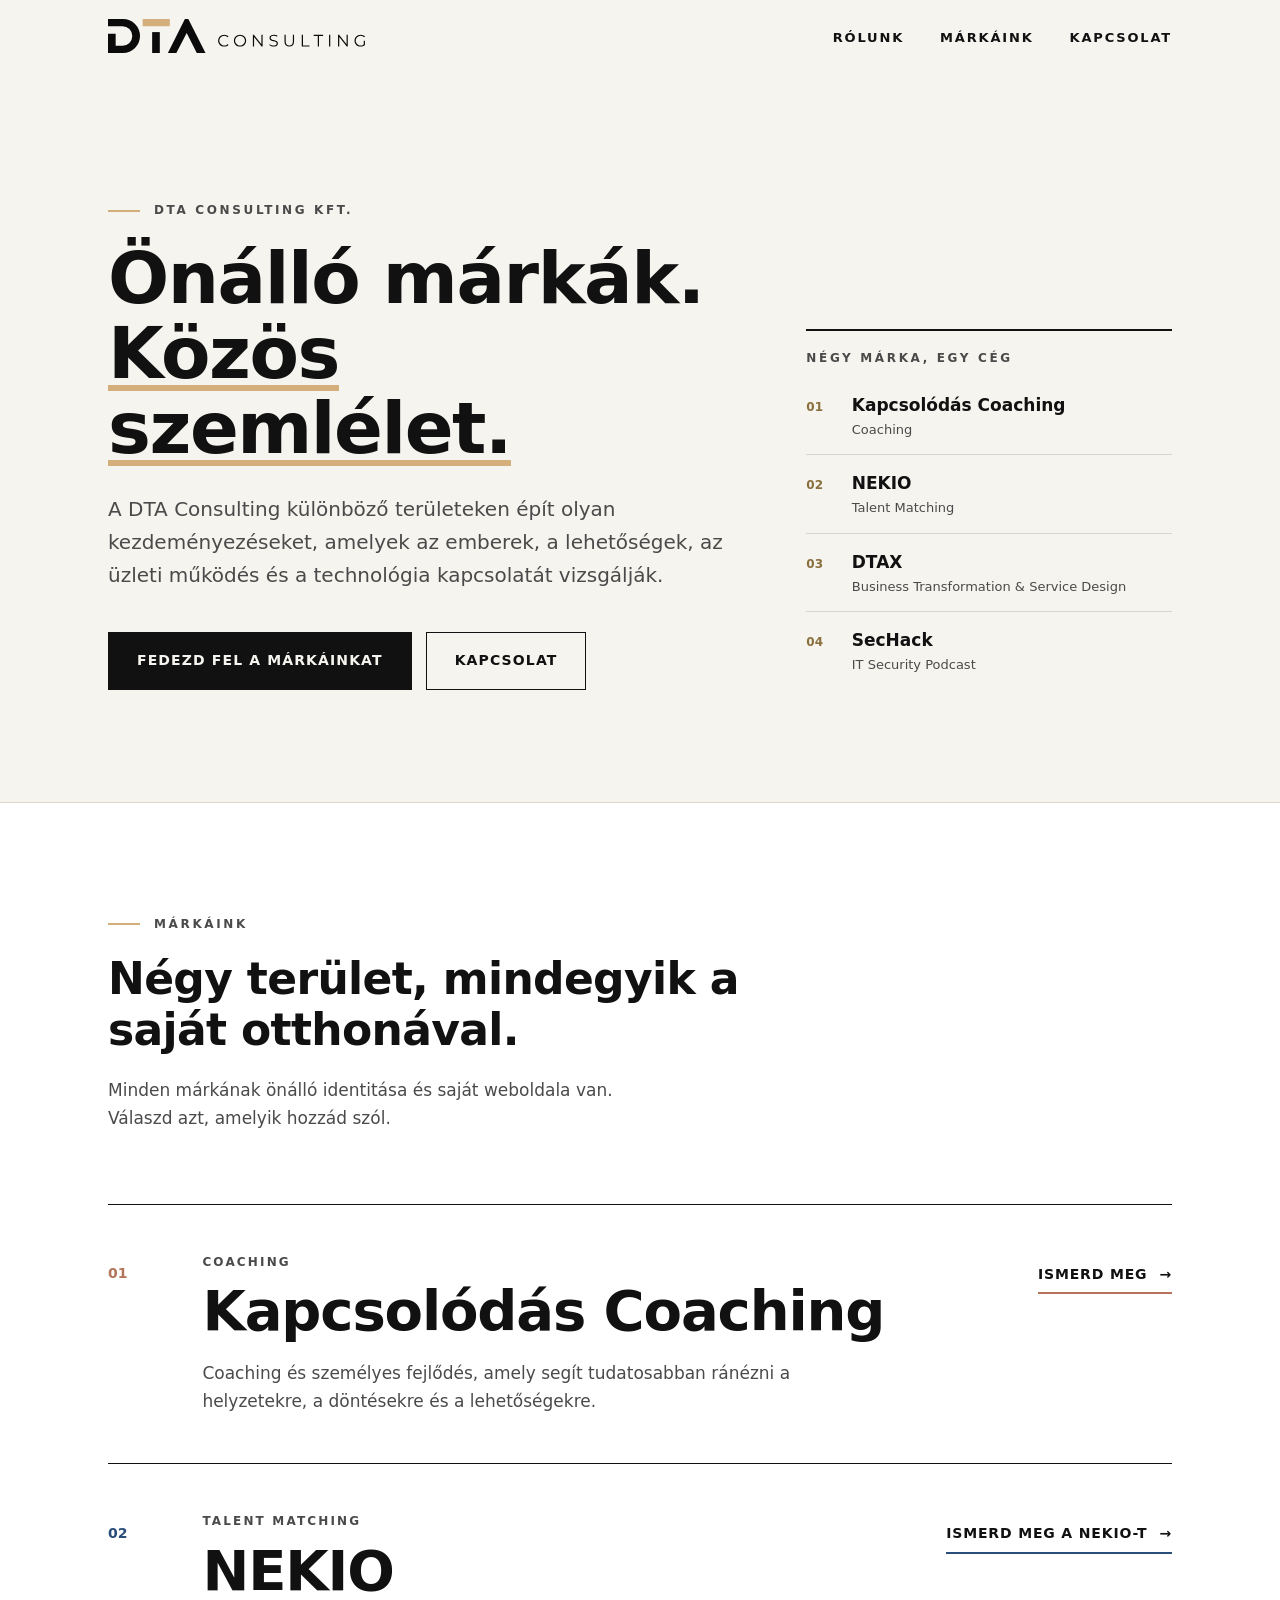
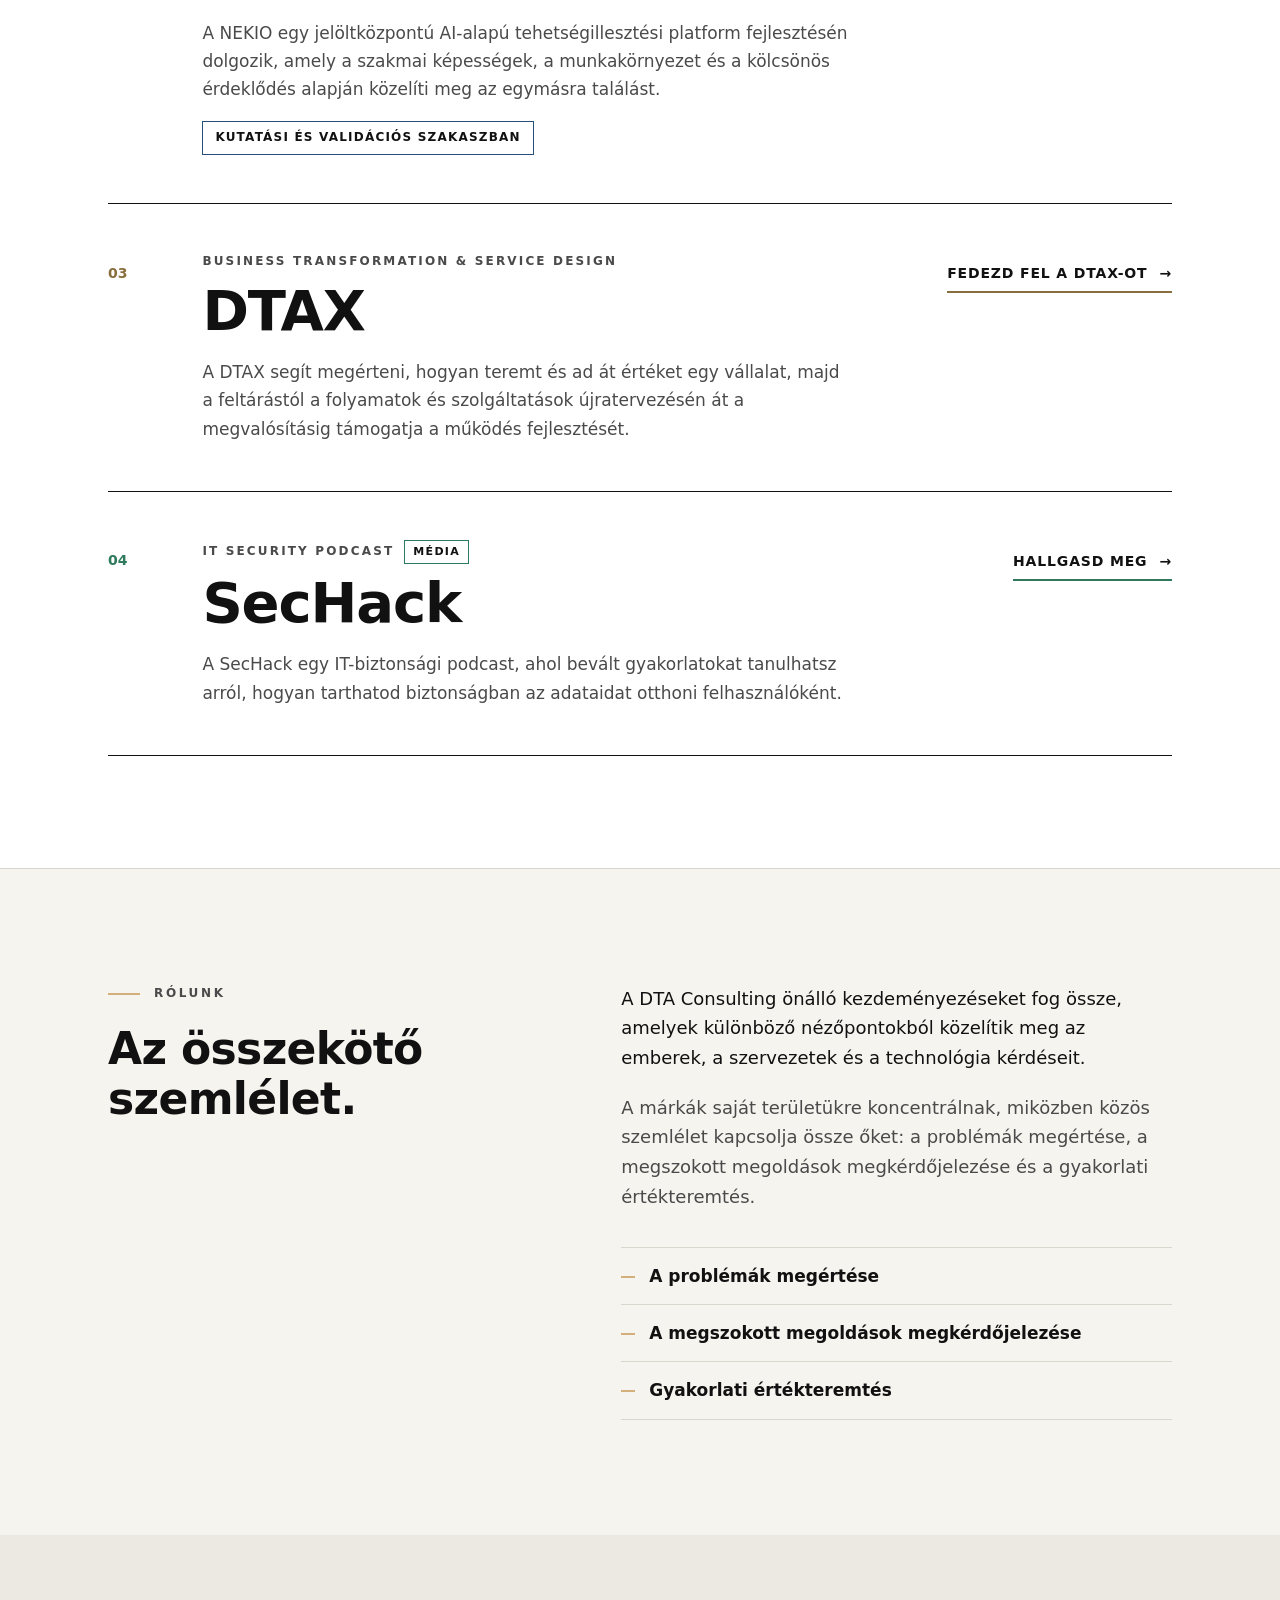
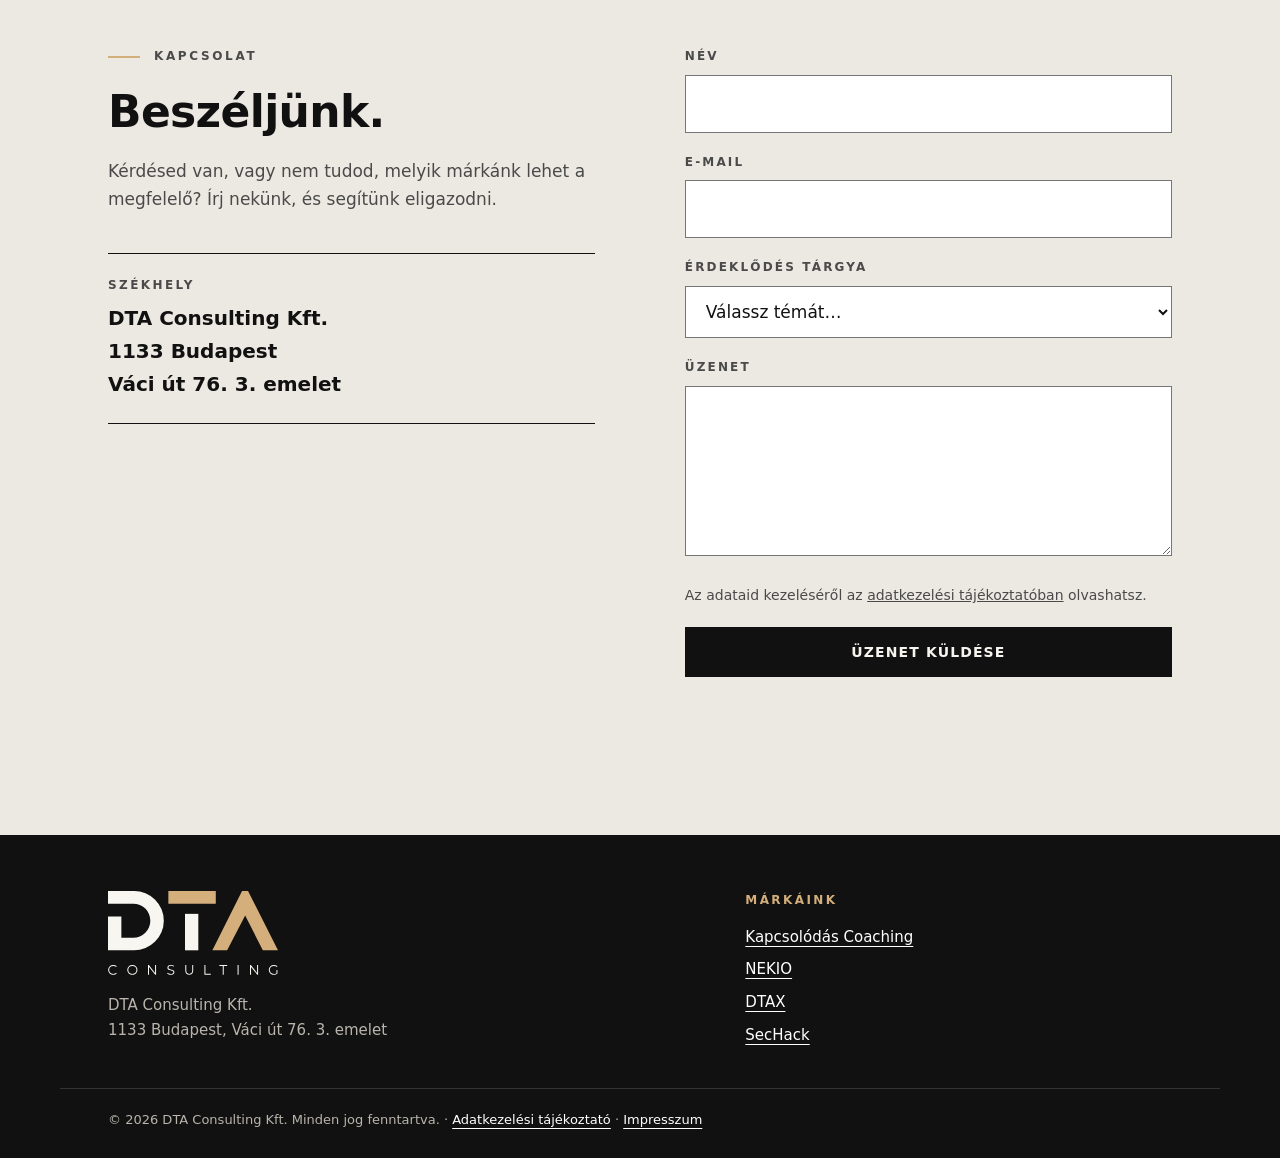
<file: index.html>
<!doctype html>
<html lang="hu">
<head>
  <meta charset="utf-8">
  <meta name="viewport" content="width=device-width, initial-scale=1">
  <title>DTA Consulting – Üzlet, emberek és technológia</title>
  <meta name="description" content="A DTA Consulting az az összefogó cég, amely mögött önálló márkák állnak: coaching, tehetségillesztés, üzleti transzformáció és szolgáltatástervezés, valamint IT-biztonsági tartalom.">
  <meta name="theme-color" content="#F6F4EF">
  <link rel="canonical" href="https://dta-consulting.hu/">
  <link rel="icon" href="assets/dta-icon.svg" type="image/svg+xml">
  <link rel="apple-touch-icon" href="assets/apple-touch-icon.png">

  <meta property="og:type" content="website">
  <meta property="og:locale" content="hu_HU">
  <meta property="og:site_name" content="DTA Consulting">
  <meta property="og:title" content="DTA Consulting – Üzlet, emberek és technológia">
  <meta property="og:description" content="Önálló márkák, közös szemlélet: coaching, tehetségillesztés, üzleti transzformáció és IT-biztonsági podcast egy közös cég alatt.">
  <meta property="og:url" content="https://dta-consulting.hu/">
  <meta property="og:image" content="https://dta-consulting.hu/assets/og-image.png">
  <meta property="og:image:width" content="1200">
  <meta property="og:image:height" content="630">
  <meta property="og:image:alt" content="DTA Consulting">
  <meta name="twitter:card" content="summary_large_image">

  <link rel="stylesheet" href="styles.css">
  <script type="application/ld+json">
{
  "@context": "https://schema.org",
  "@type": "Organization",
  "@id": "https://dta-consulting.hu/#org",
  "name": "DTA Consulting Kft.",
  "alternateName": "DTA Consulting",
  "url": "https://dta-consulting.hu/",
  "logo": "https://dta-consulting.hu/assets/apple-touch-icon.png",
  "address": {
    "@type": "PostalAddress",
    "streetAddress": "Váci út 76. 3. emelet",
    "postalCode": "1133",
    "addressLocality": "Budapest",
    "addressCountry": "HU"
  },
  "sameAs": [
    "https://www.linkedin.com/company/dta-consulting-ltd/"
  ],
  "subOrganization": [
    {
      "@type": "Organization",
      "name": "Kapcsolódás Coaching",
      "url": "https://kapcsolodascoaching.hu/"
    },
    {
      "@type": "Organization",
      "name": "NEKIO",
      "url": "https://nekio.app/"
    },
    {
      "@type": "Organization",
      "name": "DTAX",
      "url": "https://dtax.hu/"
    },
    {
      "@type": "Organization",
      "name": "SecHack",
      "url": "https://sechack.hu/"
    }
  ]
}
  </script>
</head>
<body>
  <a class="skip" href="#main">Ugrás a tartalomra</a>

  <header class="site-header" id="top">
    <div class="wrap header-inner">
      <a class="logo" href="#top" aria-label="DTA Consulting – oldal teteje">
        <img src="assets/dta-logo-horizontal.svg" alt="DTA Consulting" width="257" height="34">
      </a>

      <button class="nav-toggle" type="button" aria-expanded="false" aria-controls="site-nav">
        <span class="nav-toggle-label">Menü</span>
        <span class="nav-toggle-bars" aria-hidden="true"></span>
      </button>

      <nav class="site-nav" id="site-nav" aria-label="Főmenü">
        <ul>
          <li><a href="#rolunk">Rólunk</a></li>
          <li><a href="#markak">Márkáink</a></li>
          <li><a href="#kapcsolat">Kapcsolat</a></li>
        </ul>
      </nav>
    </div>
  </header>

  <main id="main">
    <!-- HERO -->
    <section class="hero" aria-labelledby="hero-title">
      <div class="wrap hero-grid">
        <div class="hero-copy">
          <p class="eyebrow">DTA Consulting Kft.</p>
          <h1 id="hero-title">Önálló márkák.<br><span class="underline-gold">Közös szemlélet.</span></h1>
          <p class="lead">A DTA Consulting különböző területeken épít olyan kezdeményezéseket, amelyek az emberek, a lehetőségek, az üzleti működés és a technológia kapcsolatát vizsgálják.</p>
          <div class="actions">
            <a class="btn btn-primary" href="#markak">Fedezd fel a márkáinkat</a>
            <a class="btn btn-ghost" href="#kapcsolat">Kapcsolat</a>
          </div>
        </div>

        <nav class="hero-index" aria-label="Márkák gyorsmenü">
          <p class="hero-index-title">Négy márka, egy cég</p>
          <ol>
            <li><a href="#kapcsolodas"><span class="n">01</span><span class="t">Kapcsolódás Coaching</span><span class="c">Coaching</span></a></li>
            <li><a href="#nekio"><span class="n">02</span><span class="t">NEKIO</span><span class="c">Talent Matching</span></a></li>
            <li><a href="#dtax"><span class="n">03</span><span class="t">DTAX</span><span class="c">Business Transformation &amp; Service Design</span></a></li>
            <li><a href="#sechack"><span class="n">04</span><span class="t">SecHack</span><span class="c">IT Security Podcast</span></a></li>
          </ol>
        </nav>
      </div>
    </section>

    <!-- BRANDS -->
    <section class="brands" id="markak" aria-labelledby="brands-title">
      <div class="wrap">
        <div class="section-head">
          <p class="eyebrow">Márkáink</p>
          <h2 id="brands-title">Négy terület, mindegyik a saját otthonával.</h2>
          <p class="section-intro">Minden márkának önálló identitása és saját weboldala van. Válaszd azt, amelyik hozzád szól.</p>
        </div>

        <ul class="brand-list">
          <li>
            <article class="brand" id="kapcsolodas" style="--accent:#B4745A" aria-labelledby="b1">
              <span class="brand-no" aria-hidden="true">01</span>
              <div class="brand-main">
                <p class="brand-cat">Coaching</p>
                <h3 id="b1">Kapcsolódás Coaching</h3>
                <p class="brand-desc">Coaching és személyes fejlődés, amely segít tudatosabban ránézni a helyzetekre, a döntésekre és a lehetőségekre.</p>
              </div>
              <div class="brand-links">
                <a class="brand-cta" href="https://kapcsolodascoaching.hu/">Ismerd meg<span class="arrow" aria-hidden="true">→</span></a>
              </div>
            </article>
          </li>

          <li>
            <article class="brand" id="nekio" style="--accent:#2A4E7A" aria-labelledby="b2">
              <span class="brand-no" aria-hidden="true">02</span>
              <div class="brand-main">
                <p class="brand-cat">Talent Matching</p>
                <h3 id="b2">NEKIO</h3>
                <p class="brand-desc">A NEKIO egy jelöltközpontú AI-alapú tehetségillesztési platform fejlesztésén dolgozik, amely a szakmai képességek, a munkakörnyezet és a kölcsönös érdeklődés alapján közelíti meg az egymásra találást.</p>
                <p class="brand-status">Kutatási és validációs szakaszban</p>
              </div>
              <div class="brand-links">
                <a class="brand-cta" href="https://nekio.app/">Ismerd meg a NEKIO-t<span class="arrow" aria-hidden="true">→</span></a>
              </div>
            </article>
          </li>

          <li>
            <article class="brand" id="dtax" style="--accent:#8A6F3E" aria-labelledby="b3">
              <span class="brand-no" aria-hidden="true">03</span>
              <div class="brand-main">
                <p class="brand-cat">Business Transformation &amp; Service Design</p>
                <h3 id="b3">DTAX</h3>
                <p class="brand-desc">A DTAX segít megérteni, hogyan teremt és ad át értéket egy vállalat, majd a feltárástól a folyamatok és szolgáltatások újratervezésén át a megvalósításig támogatja a működés fejlesztését.</p>
              </div>
              <div class="brand-links">
                <a class="brand-cta" href="https://dtax.hu/">Fedezd fel a DTAX-ot<span class="arrow" aria-hidden="true">→</span></a>
              </div>
            </article>
          </li>

          <li>
            <article class="brand brand-media" id="sechack" style="--accent:#2F7A5C" aria-labelledby="b4">
              <span class="brand-no" aria-hidden="true">04</span>
              <div class="brand-main">
                <p class="brand-cat">IT Security Podcast <span class="media-tag">Média</span></p>
                <h3 id="b4">SecHack</h3>
                <p class="brand-desc">A SecHack egy IT-biztonsági podcast, ahol bevált gyakorlatokat tanulhatsz arról, hogyan tarthatod biztonságban az adataidat otthoni felhasználóként.</p>
              </div>
              <div class="brand-links">
                <a class="brand-cta" href="https://sechack.hu/">Hallgasd meg<span class="visually-hidden">: SecHack podcast</span><span class="arrow" aria-hidden="true">→</span></a>
              </div>
            </article>
          </li>
        </ul>
      </div>
    </section>

    <!-- ABOUT -->
    <section class="about" id="rolunk" aria-labelledby="about-title">
      <div class="wrap about-grid">
        <div>
          <p class="eyebrow">Rólunk</p>
          <h2 id="about-title">Az összekötő szemlélet.</h2>
        </div>
        <div class="about-copy">
          <p>A DTA Consulting önálló kezdeményezéseket fog össze, amelyek különböző nézőpontokból közelítik meg az emberek, a szervezetek és a technológia kérdéseit.</p>
          <p>A márkák saját területükre koncentrálnak, miközben közös szemlélet kapcsolja össze őket: a problémák megértése, a megszokott megoldások megkérdőjelezése és a gyakorlati értékteremtés.</p>
          <ul class="principles">
            <li>A problémák megértése</li>
            <li>A megszokott megoldások megkérdőjelezése</li>
            <li>Gyakorlati értékteremtés</li>
          </ul>
        </div>
      </div>
    </section>

    <!-- CONTACT -->
    <section class="contact" id="kapcsolat" aria-labelledby="contact-title">
      <div class="wrap contact-grid">
        <div>
          <p class="eyebrow">Kapcsolat</p>
          <h2 id="contact-title">Beszéljünk.</h2>
          <p class="section-intro">Kérdésed van, vagy nem tudod, melyik márkánk lehet a megfelelő? Írj nekünk, és segítünk eligazodni.</p>
          <dl class="contact-details">
            <div>
              <dt>Székhely</dt>
              <dd><address>DTA Consulting Kft.<br>1133 Budapest<br>Váci út 76. 3. emelet</address></dd>
            </div>
          </dl>
        </div>

        <!-- Formspree: a végpont azonosítója az action címben van (formspree.io/f/...) -->
        <form class="form" id="contact-form" action="https://formspree.io/f/xeaenrgd" method="POST">
          <div class="field">
            <label for="f-name">Név</label>
            <input id="f-name" name="name" type="text" autocomplete="name" required>
          </div>
          <div class="field">
            <label for="f-email">E-mail</label>
            <input id="f-email" name="email" type="email" autocomplete="email" required>
          </div>
          <div class="field">
            <label for="f-topic">Érdeklődés tárgya</label>
            <select id="f-topic" name="topic" required>
              <option value="" disabled selected>Válassz témát…</option>
              <option>Általános kérdés</option>
              <option>Kapcsolódás Coaching</option>
              <option>NEKIO</option>
              <option>DTAX</option>
              <option>SecHack</option>
            </select>
          </div>
          <div class="field">
            <label for="f-message">Üzenet</label>
            <textarea id="f-message" name="message" rows="5" required></textarea>
          </div>
          <div class="hp" aria-hidden="true">
            <label>Ne töltsd ki <input type="text" name="_gotcha" tabindex="-1" autocomplete="off"></label>
          </div>
          <p class="form-note">Az adataid kezeléséről az <a href="adatkezelesi-tajekoztato.html">adatkezelési tájékoztatóban</a> olvashatsz.</p>
          <button class="btn btn-primary" type="submit">Üzenet küldése</button>
          <p class="form-status" id="form-status" role="status" aria-live="polite"></p>
        </form>
      </div>
    </section>
  </main>

  <footer class="site-footer">
    <div class="wrap footer-grid">
      <div class="footer-brand">
        <img class="footer-logo" src="assets/dta-logo-dark.svg" alt="DTA Consulting" width="170" height="84">
        <p class="footer-note">DTA Consulting Kft.<br>1133 Budapest, Váci út 76. 3. emelet</p>
      </div>
      <nav aria-label="Márkák">
        <p class="footer-title">Márkáink</p>
        <ul>
          <li><a href="https://kapcsolodascoaching.hu/">Kapcsolódás Coaching</a></li>
          <li><a href="https://nekio.app/">NEKIO</a></li>
          <li><a href="https://dtax.hu/">DTAX</a></li>
          <li><a href="https://sechack.hu/">SecHack</a></li>
        </ul>
      </nav>
    </div>
    <div class="wrap footer-bottom">
      <p>© <span id="year">2026</span> DTA Consulting Kft. Minden jog fenntartva. · <a href="adatkezelesi-tajekoztato.html">Adatkezelési tájékoztató</a> · <a href="impresszum.html">Impresszum</a></p>
    </div>
  </footer>

  <script src="script.js"></script>
</body>
</html>
</file>
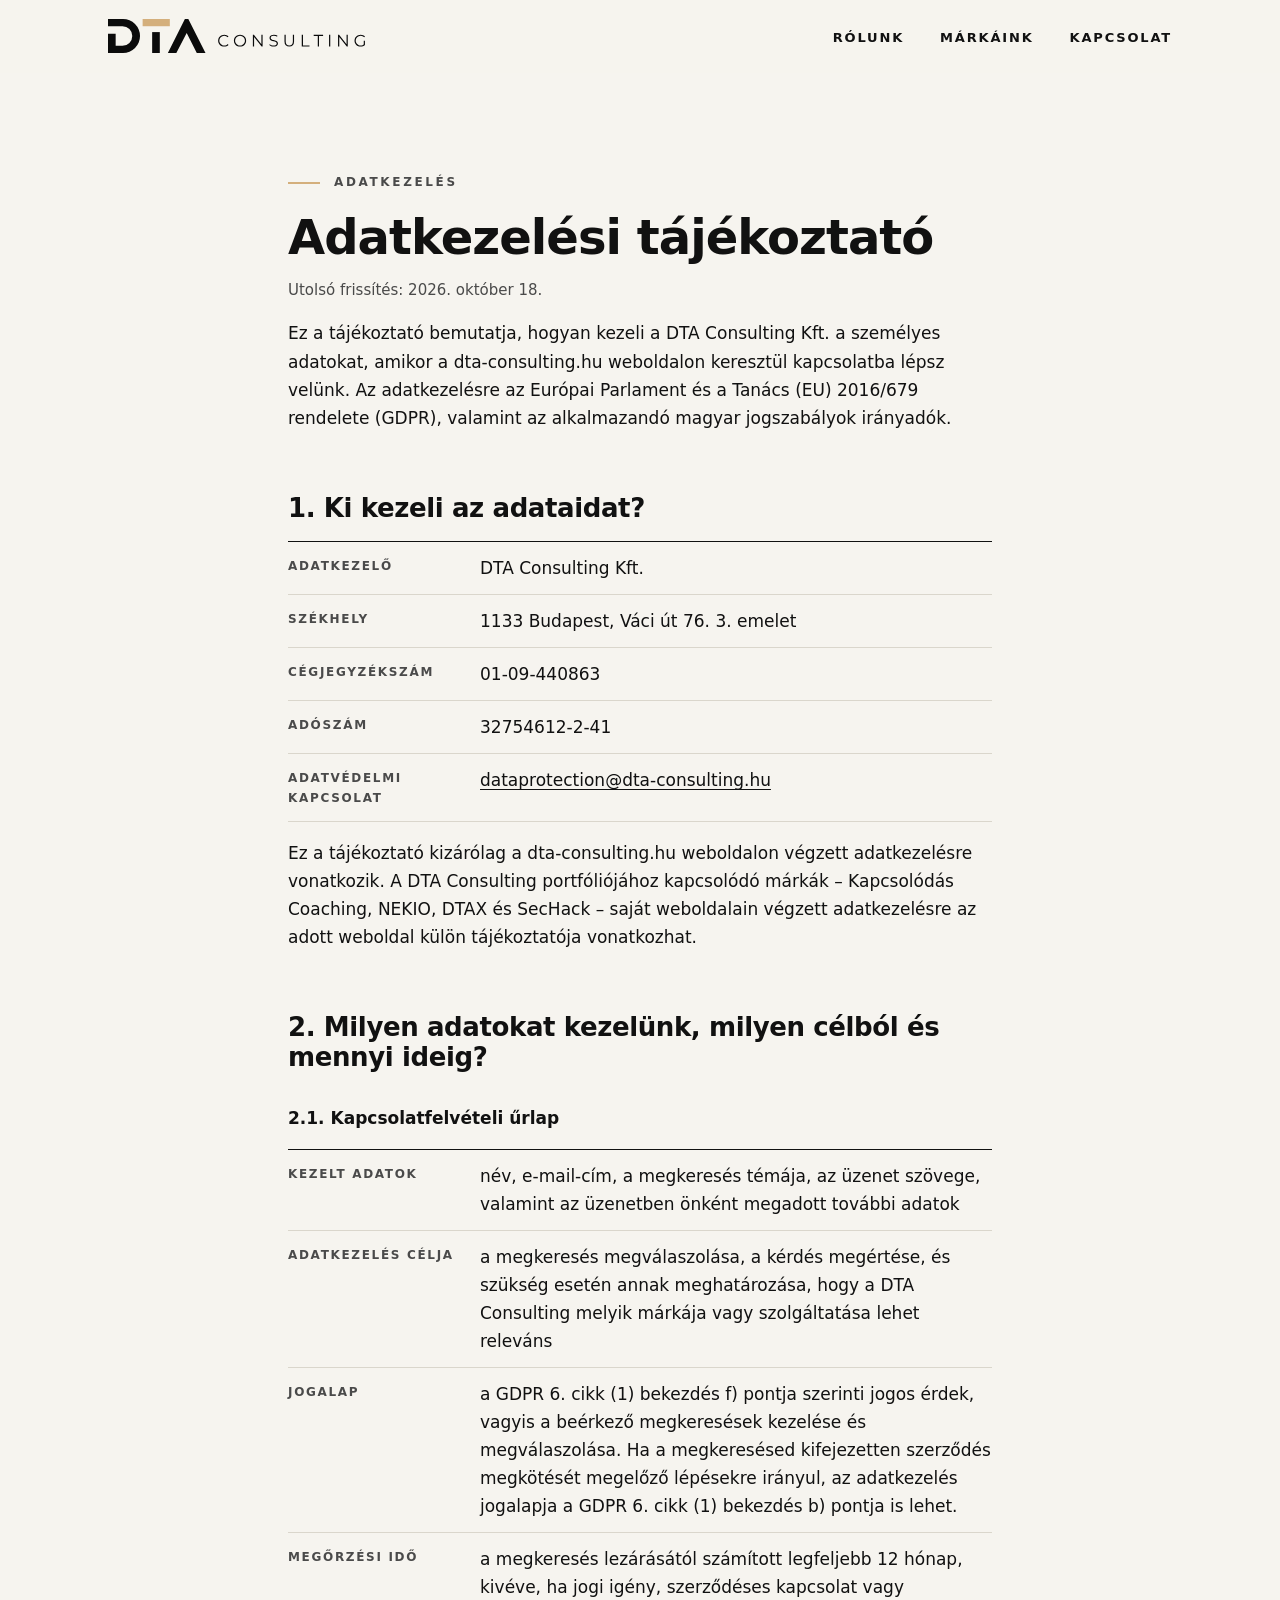
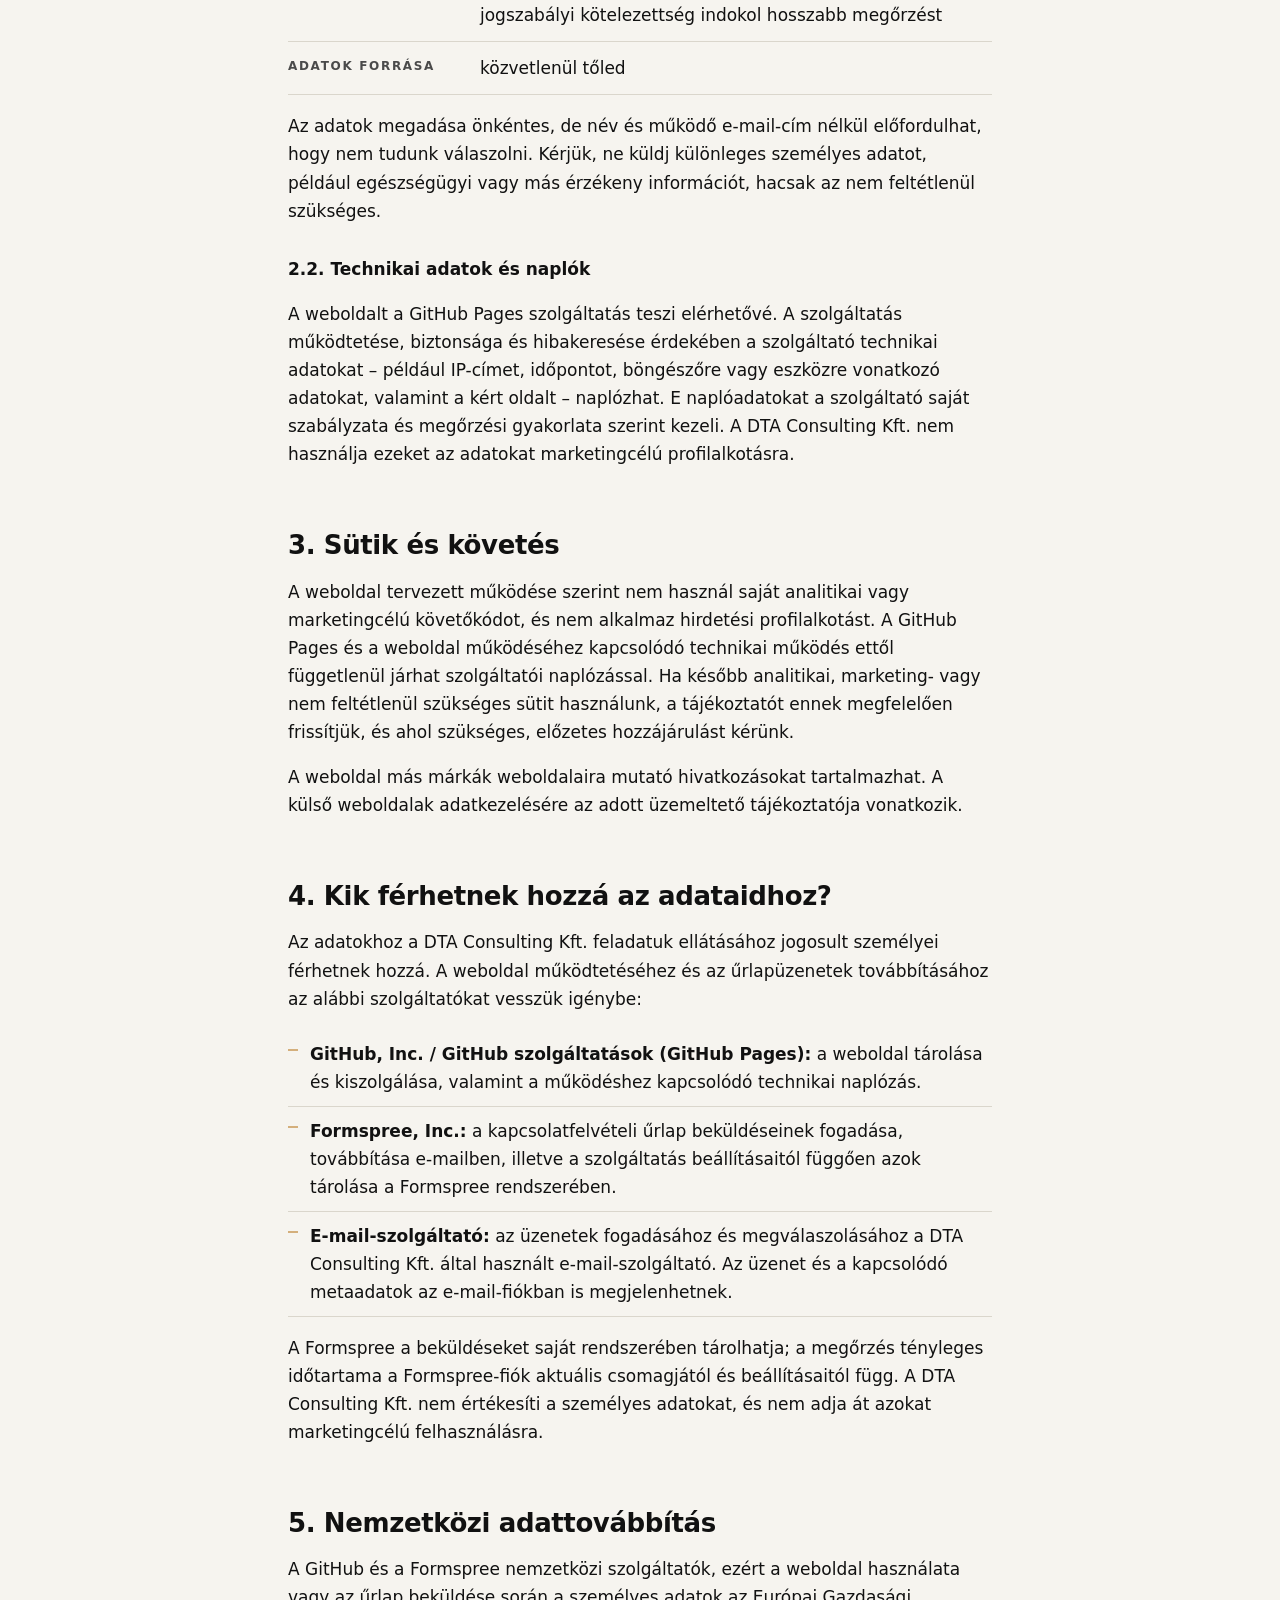
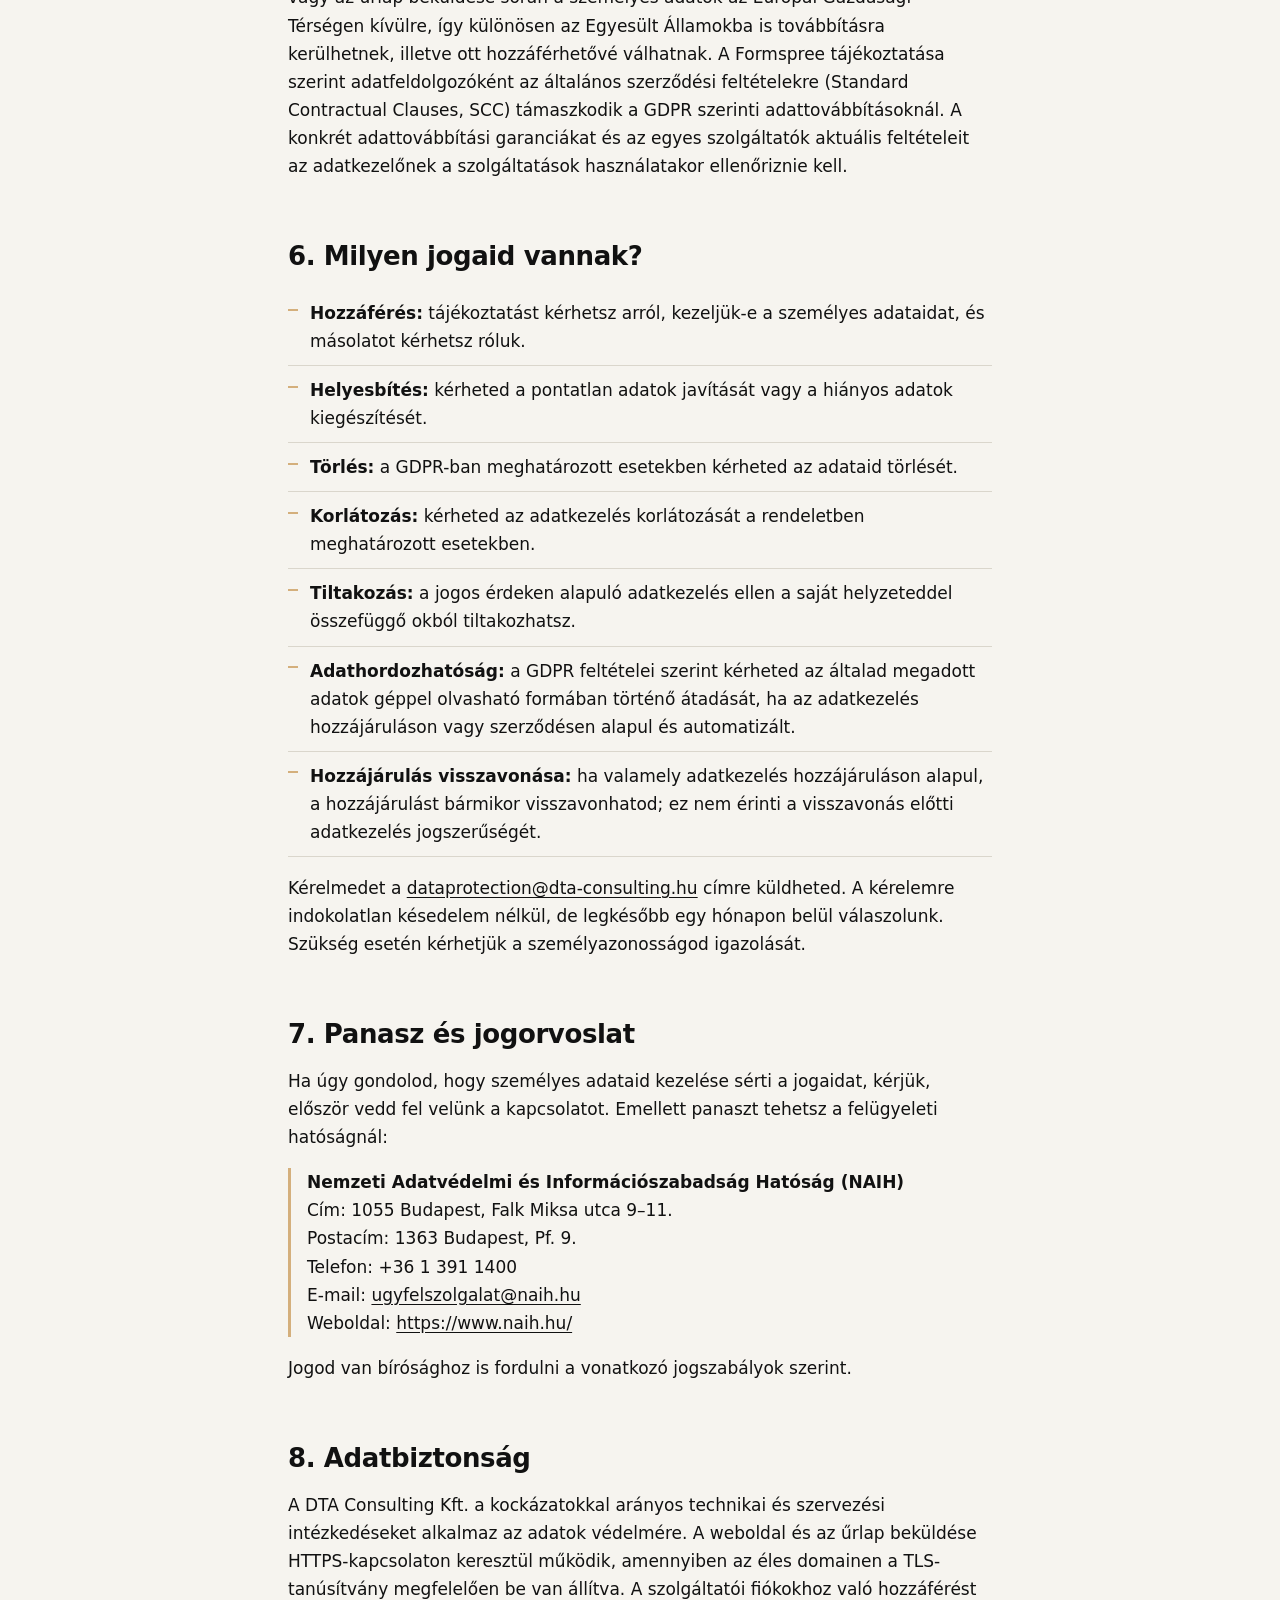
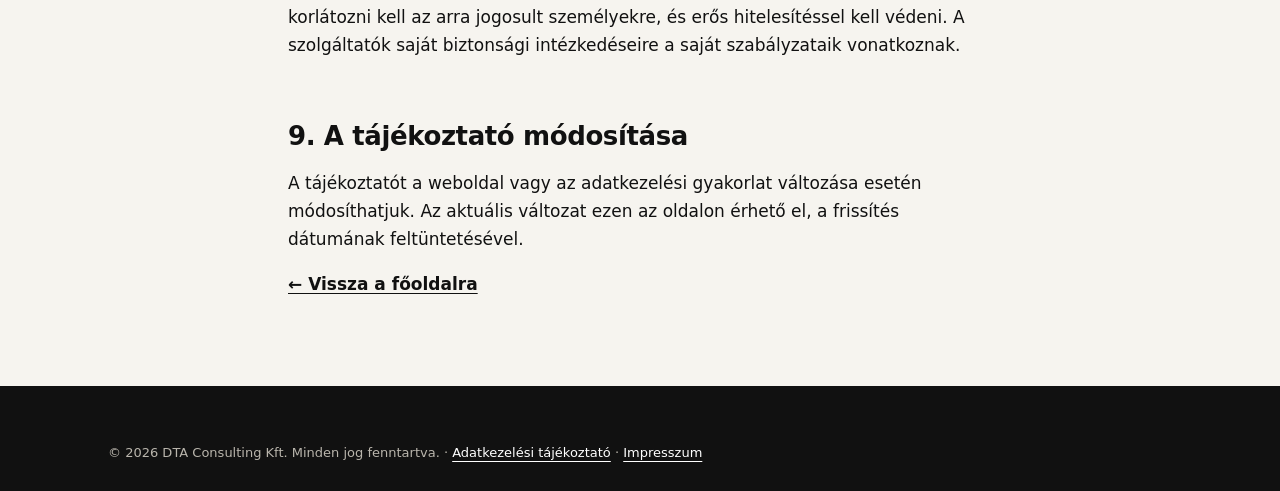
<file: adatkezelesi-tajekoztato.html>
<!doctype html>
<html lang="hu">
<head>
  <meta charset="utf-8">
  <meta name="viewport" content="width=device-width, initial-scale=1">
  <title>Adatkezelési tájékoztató – DTA Consulting</title>
  <meta name="description" content="A DTA Consulting Kft. adatkezelési tájékoztatója a dta-consulting.hu weboldalon keresztül történő kapcsolatfelvételről.">
  <link rel="canonical" href="https://dta-consulting.hu/adatkezelesi-tajekoztato.html">
  <link rel="icon" href="assets/dta-icon.svg" type="image/svg+xml">
  <link rel="apple-touch-icon" href="assets/apple-touch-icon.png">
  <link rel="stylesheet" href="styles.css">
</head>
<body>
  <a class="skip" href="#main">Ugrás a tartalomra</a>

  <header class="site-header">
    <div class="wrap header-inner">
      <a class="logo" href="index.html" aria-label="DTA Consulting – vissza a főoldalra">
        <img src="assets/dta-logo-horizontal.svg" alt="DTA Consulting" width="257" height="34">
      </a>

      <button class="nav-toggle" type="button" aria-expanded="false" aria-controls="site-nav">
        <span class="nav-toggle-label">Menü</span>
        <span class="nav-toggle-bars" aria-hidden="true"></span>
      </button>

      <nav class="site-nav" id="site-nav" aria-label="Főmenü">
        <ul>
          <li><a href="index.html#rolunk">Rólunk</a></li>
          <li><a href="index.html#markak">Márkáink</a></li>
          <li><a href="index.html#kapcsolat">Kapcsolat</a></li>
        </ul>
      </nav>
    </div>
  </header>

  <main id="main" class="legal">
    <div class="wrap legal-wrap">
      <p class="eyebrow">Adatkezelés</p>
      <h1>Adatkezelési tájékoztató</h1>
      <p class="legal-meta">Utolsó frissítés: 2026. október 18.</p>

      <p>Ez a tájékoztató bemutatja, hogyan kezeli a DTA Consulting Kft. a személyes adatokat, amikor a dta-consulting.hu weboldalon keresztül kapcsolatba lépsz velünk. Az adatkezelésre az Európai Parlament és a Tanács (EU) 2016/679 rendelete (GDPR), valamint az alkalmazandó magyar jogszabályok irányadók.</p>

      <h2 id="adatkezelo">1. Ki kezeli az adataidat?</h2>
      <dl class="facts">
        <div><dt>Adatkezelő</dt><dd>DTA Consulting Kft.</dd></div>
        <div><dt>Székhely</dt><dd>1133 Budapest, Váci út 76. 3. emelet</dd></div>
        <div><dt>Cégjegyzékszám</dt><dd>01-09-440863</dd></div>
        <div><dt>Adószám</dt><dd>32754612-2-41</dd></div>
        <div><dt>Adatvédelmi kapcsolat</dt><dd><a href="mailto:dataprotection@dta-consulting.hu">dataprotection@dta-consulting.hu</a></dd></div>
      </dl>
      <p>Ez a tájékoztató kizárólag a dta-consulting.hu weboldalon végzett adatkezelésre vonatkozik. A DTA Consulting portfóliójához kapcsolódó márkák – Kapcsolódás Coaching, NEKIO, DTAX és SecHack – saját weboldalain végzett adatkezelésre az adott weboldal külön tájékoztatója vonatkozhat.</p>

      <h2 id="adatok">2. Milyen adatokat kezelünk, milyen célból és mennyi ideig?</h2>

      <h3>2.1. Kapcsolatfelvételi űrlap</h3>
      <dl class="facts">
        <div><dt>Kezelt adatok</dt><dd>név, e-mail-cím, a megkeresés témája, az üzenet szövege, valamint az üzenetben önként megadott további adatok</dd></div>
        <div><dt>Adatkezelés célja</dt><dd>a megkeresés megválaszolása, a kérdés megértése, és szükség esetén annak meghatározása, hogy a DTA Consulting melyik márkája vagy szolgáltatása lehet releváns</dd></div>
        <div><dt>Jogalap</dt><dd>a GDPR 6. cikk (1) bekezdés f) pontja szerinti jogos érdek, vagyis a beérkező megkeresések kezelése és megválaszolása. Ha a megkeresésed kifejezetten szerződés megkötését megelőző lépésekre irányul, az adatkezelés jogalapja a GDPR 6. cikk (1) bekezdés b) pontja is lehet.</dd></div>
        <div><dt>Megőrzési idő</dt><dd>a megkeresés lezárásától számított legfeljebb 12 hónap, kivéve, ha jogi igény, szerződéses kapcsolat vagy jogszabályi kötelezettség indokol hosszabb megőrzést</dd></div>
        <div><dt>Adatok forrása</dt><dd>közvetlenül tőled</dd></div>
      </dl>
      <p>Az adatok megadása önkéntes, de név és működő e-mail-cím nélkül előfordulhat, hogy nem tudunk válaszolni. Kérjük, ne küldj különleges személyes adatot, például egészségügyi vagy más érzékeny információt, hacsak az nem feltétlenül szükséges.</p>

      <h3>2.2. Technikai adatok és naplók</h3>
      <p>A weboldalt a GitHub Pages szolgáltatás teszi elérhetővé. A szolgáltatás működtetése, biztonsága és hibakeresése érdekében a szolgáltató technikai adatokat – például IP-címet, időpontot, böngészőre vagy eszközre vonatkozó adatokat, valamint a kért oldalt – naplózhat. E naplóadatokat a szolgáltató saját szabályzata és megőrzési gyakorlata szerint kezeli. A DTA Consulting Kft. nem használja ezeket az adatokat marketingcélú profilalkotásra.</p>

      <h2 id="sutik">3. Sütik és követés</h2>
      <p>A weboldal tervezett működése szerint nem használ saját analitikai vagy marketingcélú követőkódot, és nem alkalmaz hirdetési profilalkotást. A GitHub Pages és a weboldal működéséhez kapcsolódó technikai működés ettől függetlenül járhat szolgáltatói naplózással. Ha később analitikai, marketing- vagy nem feltétlenül szükséges sütit használunk, a tájékoztatót ennek megfelelően frissítjük, és ahol szükséges, előzetes hozzájárulást kérünk.</p>
      <p>A weboldal más márkák weboldalaira mutató hivatkozásokat tartalmazhat. A külső weboldalak adatkezelésére az adott üzemeltető tájékoztatója vonatkozik.</p>

      <h2 id="cimzettek">4. Kik férhetnek hozzá az adataidhoz?</h2>
      <p>Az adatokhoz a DTA Consulting Kft. feladatuk ellátásához jogosult személyei férhetnek hozzá. A weboldal működtetéséhez és az űrlapüzenetek továbbításához az alábbi szolgáltatókat vesszük igénybe:</p>
      <ul class="legal-list">
        <li><strong>GitHub, Inc. / GitHub szolgáltatások (GitHub Pages):</strong> a weboldal tárolása és kiszolgálása, valamint a működéshez kapcsolódó technikai naplózás.</li>
        <li><strong>Formspree, Inc.:</strong> a kapcsolatfelvételi űrlap beküldéseinek fogadása, továbbítása e-mailben, illetve a szolgáltatás beállításaitól függően azok tárolása a Formspree rendszerében.</li>
        <li><strong>E-mail-szolgáltató:</strong> az üzenetek fogadásához és megválaszolásához a DTA Consulting Kft. által használt e-mail-szolgáltató. Az üzenet és a kapcsolódó metaadatok az e-mail-fiókban is megjelenhetnek.</li>
      </ul>
      <p>A Formspree a beküldéseket saját rendszerében tárolhatja; a megőrzés tényleges időtartama a Formspree-fiók aktuális csomagjától és beállításaitól függ. A DTA Consulting Kft. nem értékesíti a személyes adatokat, és nem adja át azokat marketingcélú felhasználásra.</p>

      <h2 id="harmadik-orszag">5. Nemzetközi adattovábbítás</h2>
      <p>A GitHub és a Formspree nemzetközi szolgáltatók, ezért a weboldal használata vagy az űrlap beküldése során a személyes adatok az Európai Gazdasági Térségen kívülre, így különösen az Egyesült Államokba is továbbításra kerülhetnek, illetve ott hozzáférhetővé válhatnak. A Formspree tájékoztatása szerint adatfeldolgozóként az általános szerződési feltételekre (Standard Contractual Clauses, SCC) támaszkodik a GDPR szerinti adattovábbításoknál. A konkrét adattovábbítási garanciákat és az egyes szolgáltatók aktuális feltételeit az adatkezelőnek a szolgáltatások használatakor ellenőriznie kell.</p>

      <h2 id="jogaid">6. Milyen jogaid vannak?</h2>
      <ul class="legal-list">
        <li><strong>Hozzáférés:</strong> tájékoztatást kérhetsz arról, kezeljük-e a személyes adataidat, és másolatot kérhetsz róluk.</li>
        <li><strong>Helyesbítés:</strong> kérheted a pontatlan adatok javítását vagy a hiányos adatok kiegészítését.</li>
        <li><strong>Törlés:</strong> a GDPR-ban meghatározott esetekben kérheted az adataid törlését.</li>
        <li><strong>Korlátozás:</strong> kérheted az adatkezelés korlátozását a rendeletben meghatározott esetekben.</li>
        <li><strong>Tiltakozás:</strong> a jogos érdeken alapuló adatkezelés ellen a saját helyzeteddel összefüggő okból tiltakozhatsz.</li>
        <li><strong>Adathordozhatóság:</strong> a GDPR feltételei szerint kérheted az általad megadott adatok géppel olvasható formában történő átadását, ha az adatkezelés hozzájáruláson vagy szerződésen alapul és automatizált.</li>
        <li><strong>Hozzájárulás visszavonása:</strong> ha valamely adatkezelés hozzájáruláson alapul, a hozzájárulást bármikor visszavonhatod; ez nem érinti a visszavonás előtti adatkezelés jogszerűségét.</li>
      </ul>
      <p>Kérelmedet a <a href="mailto:dataprotection@dta-consulting.hu">dataprotection@dta-consulting.hu</a> címre küldheted. A kérelemre indokolatlan késedelem nélkül, de legkésőbb egy hónapon belül válaszolunk. Szükség esetén kérhetjük a személyazonosságod igazolását.</p>

      <h2 id="panasz">7. Panasz és jogorvoslat</h2>
      <p>Ha úgy gondolod, hogy személyes adataid kezelése sérti a jogaidat, kérjük, először vedd fel velünk a kapcsolatot. Emellett panaszt tehetsz a felügyeleti hatóságnál:</p>
      <address class="legal-addr">
        <strong>Nemzeti Adatvédelmi és Információszabadság Hatóság (NAIH)</strong><br>
        Cím: 1055 Budapest, Falk Miksa utca 9–11.<br>
        Postacím: 1363 Budapest, Pf. 9.<br>
        Telefon: +36 1 391 1400<br>
        E-mail: <a href="mailto:ugyfelszolgalat@naih.hu">ugyfelszolgalat@naih.hu</a><br>
        Weboldal: <a href="https://www.naih.hu/">https://www.naih.hu/</a>
      </address>
      <p>Jogod van bírósághoz is fordulni a vonatkozó jogszabályok szerint.</p>

      <h2 id="biztonsag">8. Adatbiztonság</h2>
      <p>A DTA Consulting Kft. a kockázatokkal arányos technikai és szervezési intézkedéseket alkalmaz az adatok védelmére. A weboldal és az űrlap beküldése HTTPS-kapcsolaton keresztül működik, amennyiben az éles domainen a TLS-tanúsítvány megfelelően be van állítva. A szolgáltatói fiókokhoz való hozzáférést korlátozni kell az arra jogosult személyekre, és erős hitelesítéssel kell védeni. A szolgáltatók saját biztonsági intézkedéseire a saját szabályzataik vonatkoznak.</p>

      <h2 id="modositas">9. A tájékoztató módosítása</h2>
      <p>A tájékoztatót a weboldal vagy az adatkezelési gyakorlat változása esetén módosíthatjuk. Az aktuális változat ezen az oldalon érhető el, a frissítés dátumának feltüntetésével.</p>

      <p class="back"><a href="index.html">← Vissza a főoldalra</a></p>
    </div>
  </main>

  <footer class="site-footer">
    <div class="wrap footer-bottom footer-bottom-only">
      <p>© <span id="year">2026</span> DTA Consulting Kft. Minden jog fenntartva. · <a href="adatkezelesi-tajekoztato.html">Adatkezelési tájékoztató</a> · <a href="impresszum.html">Impresszum</a></p>
    </div>
  </footer>

  <script src="script.js"></script>
</body>
</html>
</file>
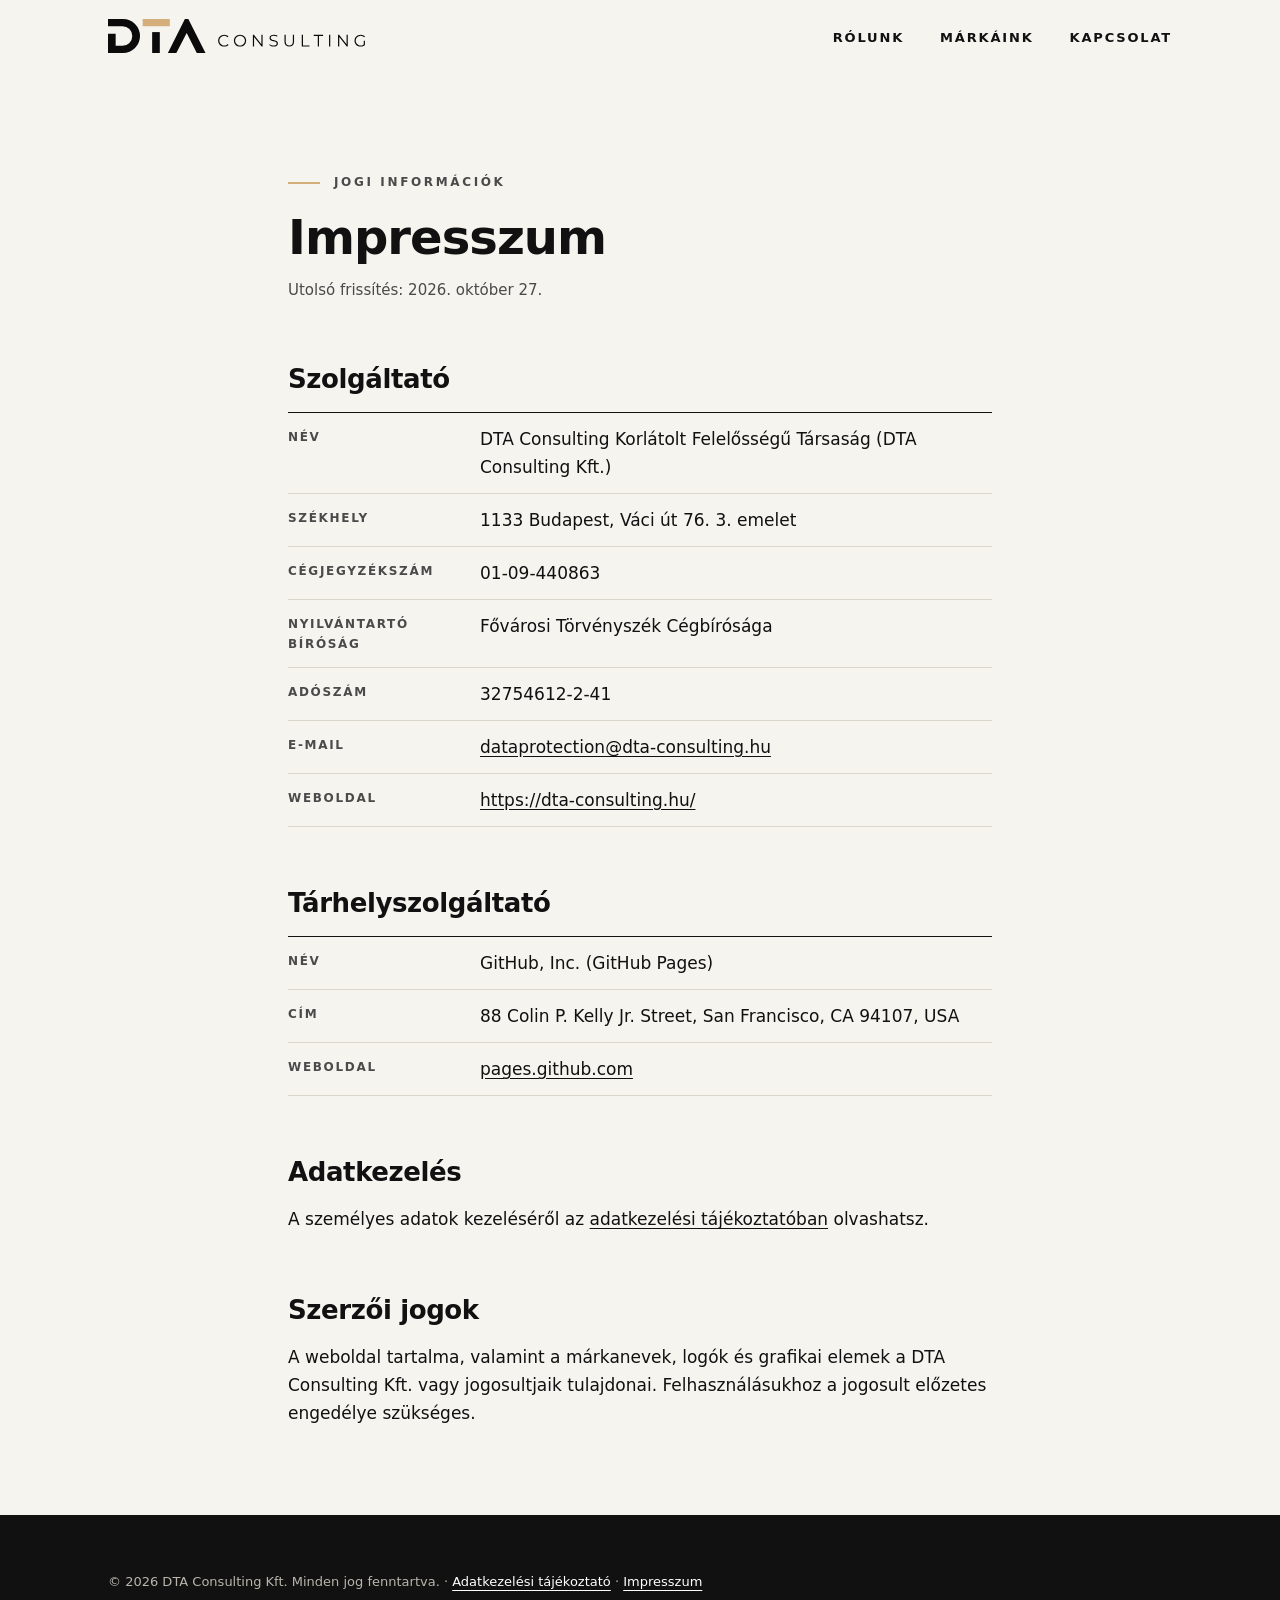
<file: impresszum.html>
<!doctype html>
<html lang="hu">
<head>
  <meta charset="utf-8">
  <meta name="viewport" content="width=device-width, initial-scale=1">
  <title>Impresszum – DTA Consulting</title>
  <meta name="description" content="A DTA Consulting weboldal szolgáltatójának adatai: DTA Consulting Kft.">
  <link rel="canonical" href="https://dta-consulting.hu/impresszum.html">
  <link rel="icon" href="assets/dta-icon.svg" type="image/svg+xml">
  <link rel="apple-touch-icon" href="assets/apple-touch-icon.png">
  <link rel="stylesheet" href="styles.css">
</head>
<body>
  <a class="skip" href="#main">Ugrás a tartalomra</a>

  <header class="site-header">
    <div class="wrap header-inner">
      <a class="logo" href="index.html" aria-label="DTA Consulting – vissza a főoldalra">
        <img src="assets/dta-logo-horizontal.svg" alt="DTA Consulting" width="257" height="34">
      </a>

      <button class="nav-toggle" type="button" aria-expanded="false" aria-controls="site-nav">
        <span class="nav-toggle-label">Menü</span>
        <span class="nav-toggle-bars" aria-hidden="true"></span>
      </button>

      <nav class="site-nav" id="site-nav" aria-label="Főmenü">
        <ul>
          <li><a href="index.html#rolunk">Rólunk</a></li>
          <li><a href="index.html#markak">Márkáink</a></li>
          <li><a href="index.html#kapcsolat">Kapcsolat</a></li>
        </ul>
      </nav>
    </div>
  </header>

  <main id="main" class="legal">
    <div class="wrap legal-wrap">
      <p class="eyebrow">Jogi információk</p>
      <h1>Impresszum</h1>
      <p class="legal-meta">Utolsó frissítés: 2026. október 27.</p>

      <h2>Szolgáltató</h2>
      <dl class="facts">
        <div><dt>Név</dt><dd>DTA Consulting Korlátolt Felelősségű Társaság (DTA Consulting Kft.)</dd></div>
        <div><dt>Székhely</dt><dd>1133 Budapest, Váci út 76. 3. emelet</dd></div>
        <div><dt>Cégjegyzékszám</dt><dd>01-09-440863</dd></div>
        <div><dt>Nyilvántartó bíróság</dt><dd>Fővárosi Törvényszék Cégbírósága</dd></div>
        <div><dt>Adószám</dt><dd>32754612-2-41</dd></div>
        <div><dt>E-mail</dt><dd><a href="mailto:dataprotection@dta-consulting.hu">dataprotection@dta-consulting.hu</a></dd></div>
        <div><dt>Weboldal</dt><dd><a href="https://dta-consulting.hu/">https://dta-consulting.hu/</a></dd></div>
      </dl>

      <h2>Tárhelyszolgáltató</h2>
      <dl class="facts">
        <div><dt>Név</dt><dd>GitHub, Inc. (GitHub Pages)</dd></div>
        <div><dt>Cím</dt><dd>88 Colin P. Kelly Jr. Street, San Francisco, CA 94107, USA</dd></div>
        <div><dt>Weboldal</dt><dd><a href="https://pages.github.com/">pages.github.com</a></dd></div>
      </dl>

      <h2>Adatkezelés</h2>
      <p>A személyes adatok kezeléséről az <a href="adatkezelesi-tajekoztato.html">adatkezelési tájékoztatóban</a> olvashatsz.</p>

      <h2>Szerzői jogok</h2>
      <p>A weboldal tartalma, valamint a márkanevek, logók és grafikai elemek a DTA Consulting Kft. vagy jogosultjaik tulajdonai. Felhasználásukhoz a jogosult előzetes engedélye szükséges.</p>

      </div>
  </main>

  <footer class="site-footer">
    <div class="wrap footer-bottom footer-bottom-only">
      <p>© <span id="year">2026</span> DTA Consulting Kft. Minden jog fenntartva. · <a href="adatkezelesi-tajekoztato.html">Adatkezelési tájékoztató</a> · <a href="impresszum.html">Impresszum</a></p>
    </div>
  </footer>

  <script src="script.js"></script>
</body>
</html>
</file>
<file: styles.css>
:root {
  --bg: #F6F4EF;
  --ink: #111111;
  --graphite: #4A4A4A;
  --gold: #D4AF7C;
  --gold-deep: #8A6F3E;
  --surface: #ECE9E2;
  --line: #DAD6CC;
  --maxw: 1160px;
  --gutter: clamp(20px, 5vw, 48px);
  --font: "Montserrat", "Avenir Next", "Segoe UI", system-ui, -apple-system, "Helvetica Neue", Arial, sans-serif;
}

*, *::before, *::after { box-sizing: border-box; }
html { scroll-behavior: smooth; scroll-padding-top: 88px; }
@media (prefers-reduced-motion: reduce) { html { scroll-behavior: auto; } * { transition: none !important; } }

body {
  margin: 0;
  background: var(--bg);
  color: var(--ink);
  font-family: var(--font);
  font-size: 1.0625rem;
  line-height: 1.65;
  -webkit-font-smoothing: antialiased;
}

img, svg { max-width: 100%; }
a { color: inherit; }
h1, h2, h3, p, ul, ol, dl, dd { margin: 0; }
ul, ol { padding: 0; list-style: none; }

.wrap { width: 100%; max-width: var(--maxw); margin-inline: auto; padding-inline: var(--gutter); }

:focus-visible { outline: 3px solid var(--ink); outline-offset: 3px; border-radius: 2px; }

.visually-hidden {
  position: absolute !important; width: 1px; height: 1px; overflow: hidden;
  clip: rect(0 0 0 0); white-space: nowrap;
}
.skip {
  position: absolute; left: 12px; top: -60px; z-index: 100;
  background: var(--ink); color: #fff; padding: 10px 16px; text-decoration: none;
}
.skip:focus { top: 12px; }

/* Typography */
.eyebrow {
  font-size: .75rem; letter-spacing: .22em; text-transform: uppercase;
  color: var(--graphite); font-weight: 600; margin-bottom: 20px;
  display: flex; align-items: center; gap: 14px;
}
.eyebrow::before { content: ""; width: 32px; height: 2px; background: var(--gold); }

h1 {
  font-size: clamp(2.5rem, 6vw, 4.5rem);
  line-height: 1.04; letter-spacing: -.02em; font-weight: 700;
}
h2 {
  font-size: clamp(1.75rem, 3.6vw, 2.75rem);
  line-height: 1.15; letter-spacing: -.015em; font-weight: 700; max-width: 18ch;
}
.brands h2 { max-width: 24ch; }
.lead { font-size: clamp(1.0625rem, 1.6vw, 1.25rem); color: var(--graphite); max-width: 52ch; margin-top: 28px; }
.section-intro { color: var(--graphite); max-width: 52ch; margin-top: 20px; }

.underline-gold {
  background-image: linear-gradient(var(--gold), var(--gold));
  background-repeat: no-repeat; background-position: 0 92%; background-size: 100% .09em;
  padding-bottom: .04em;
}

/* Header */
.site-header {
  position: sticky; top: 0; z-index: 50;
  background: rgba(246, 244, 239, .94);
  backdrop-filter: saturate(1.2) blur(8px);
  border-bottom: 1px solid transparent;
  transition: border-color .2s;
}
.site-header.scrolled { border-bottom-color: var(--line); }
.header-inner { display: flex; align-items: center; justify-content: space-between; min-height: 72px; }

.logo { display: inline-flex; text-decoration: none; line-height: 0; }
.logo img { height: 30px; width: auto; display: block; }
@media (min-width: 721px) { .logo img { height: 34px; } }
.footer-logo { width: 170px; height: auto; display: block; margin-bottom: 18px; }

.site-nav ul { display: flex; gap: 36px; }
.site-nav a {
  text-decoration: none; font-size: .8125rem; letter-spacing: .14em; text-transform: uppercase; font-weight: 600;
  padding: 8px 0; border-bottom: 2px solid transparent; transition: border-color .2s;
}
.site-nav a:hover { border-bottom-color: var(--gold); }

.nav-toggle { display: none; }

@media (max-width: 720px) {
  .nav-toggle {
    display: inline-flex; align-items: center; gap: 12px;
    background: none; border: 1px solid var(--ink); color: var(--ink);
    padding: 10px 14px; font: inherit; font-size: .75rem; letter-spacing: .14em; text-transform: uppercase; font-weight: 600; cursor: pointer;
  }
  .nav-toggle-bars, .nav-toggle-bars::before {
    display: block; width: 18px; height: 2px; background: currentColor; position: relative; transition: transform .2s;
  }
  .nav-toggle-bars::before { content: ""; position: absolute; top: 6px; left: 0; }
  .nav-toggle[aria-expanded="true"] .nav-toggle-bars { transform: translateY(3px) rotate(45deg); }
  .nav-toggle[aria-expanded="true"] .nav-toggle-bars::before { transform: translateY(-6px) rotate(-90deg); top: 6px; }

  .site-nav {
    position: absolute; top: 100%; left: 0; right: 0;
    background: var(--bg); border-bottom: 1px solid var(--line);
    display: none;
  }
  .site-nav.open { display: block; }
  .site-nav ul { flex-direction: column; gap: 0; padding: 8px var(--gutter) 20px; }
  .site-nav a { display: block; padding: 16px 0; border-bottom: 1px solid var(--line); font-size: .875rem; }
}

/* Hero */
.hero { padding: clamp(56px, 10vw, 128px) 0 clamp(64px, 9vw, 112px); }
.hero-grid { display: grid; grid-template-columns: 1.7fr 1fr; gap: clamp(40px, 6vw, 80px); align-items: end; }
.actions { display: flex; flex-wrap: wrap; gap: 14px; margin-top: 40px; }

.btn {
  display: inline-block; text-decoration: none; font-weight: 600; font-size: .875rem; letter-spacing: .08em; text-transform: uppercase;
  padding: 16px 28px; border: 1px solid var(--ink); transition: background .2s, color .2s;
}
.btn-primary { background: var(--ink); color: var(--bg); }
.btn-primary:hover { background: var(--graphite); border-color: var(--graphite); }
.btn-ghost { background: transparent; }
.btn-ghost:hover { background: var(--ink); color: var(--bg); }

.hero-index { border-top: 2px solid var(--ink); padding-top: 18px; }
.hero-index-title { font-size: .75rem; letter-spacing: .22em; text-transform: uppercase; font-weight: 600; color: var(--graphite); margin-bottom: 8px; }
.hero-index li + li { border-top: 1px solid var(--line); }
.hero-index a {
  display: grid; grid-template-columns: 2.2em 1fr; column-gap: 8px; padding: 14px 0; text-decoration: none; align-items: baseline;
}
.hero-index .n { font-size: .75rem; color: var(--gold-deep); font-weight: 700; grid-row: 1 / 3; }
.hero-index .t { font-weight: 700; transition: transform .2s; }
.hero-index .c { font-size: .8125rem; color: var(--graphite); }
.hero-index a:hover .t { transform: translateX(4px); }

@media (max-width: 880px) { .hero-grid { grid-template-columns: 1fr; align-items: start; } }

/* Brands */
.brands { background: #fff; border-block: 1px solid var(--line); padding: clamp(64px, 9vw, 112px) 0; }
.section-head { margin-bottom: clamp(40px, 6vw, 72px); }

.brand-list > li { border-top: 1px solid var(--ink); }
.brand-list > li:last-child { border-bottom: 1px solid var(--ink); }
.brand-list > li:last-child .brand { border-bottom: 0; }

.brand {
  --accent: var(--gold);
  display: grid; grid-template-columns: 56px 1fr auto; gap: clamp(16px, 3vw, 40px); align-items: start;
  padding: clamp(28px, 4vw, 48px) 0 clamp(28px, 4vw, 48px) 0;
  position: relative; transition: background .25s;
}
.brand::before {
  content: ""; position: absolute; left: calc(-1 * var(--gutter)); top: 0; bottom: 0; width: 4px;
  background: var(--accent); transform: scaleY(0); transform-origin: top; transition: transform .25s;
}
.brand:hover::before, .brand:focus-within::before { transform: scaleY(1); }

.brand-no { font-size: .875rem; font-weight: 700; color: var(--accent); padding-top: .7em; }
.brand-cat {
  font-size: .75rem; letter-spacing: .18em; text-transform: uppercase; font-weight: 600; color: var(--graphite); margin-bottom: 10px;
  display: flex; flex-wrap: wrap; gap: 10px; align-items: center;
}
.brand h3 { font-size: clamp(2rem, 4.6vw, 3.5rem); line-height: 1.05; letter-spacing: -.02em; font-weight: 800; }
.brand-desc { margin-top: 18px; color: var(--graphite); max-width: 60ch; }
.brand-status {
  display: inline-block; margin-top: 18px; font-size: .75rem; letter-spacing: .1em; text-transform: uppercase; font-weight: 600;
  padding: 6px 12px; border: 1px solid var(--accent); color: var(--ink);
}
.media-tag { border: 1px solid var(--accent); color: var(--ink); padding: 2px 8px; letter-spacing: .12em; font-size: .6875rem; }

.brand-links { display: flex; flex-direction: column; align-items: flex-end; gap: 12px; padding-top: .6em; }
.brand-cta {
  display: inline-flex; align-items: center; gap: 12px; white-space: nowrap; text-decoration: none; font-weight: 700; font-size: .875rem;
  letter-spacing: .06em; text-transform: uppercase; padding-bottom: 6px; border-bottom: 2px solid var(--accent);
}
.brand-cta .arrow { transition: transform .2s; }
.brand-cta:hover .arrow { transform: translateX(6px); }
.brand-soon { text-align: right; font-size: .75rem; letter-spacing: .14em; text-transform: uppercase; font-weight: 700; color: var(--graphite); padding-bottom: 6px; border-bottom: 2px dashed var(--accent); }
.brand-soon span { display: block; margin-top: 4px; font-weight: 500; letter-spacing: .04em; text-transform: none; font-size: .875rem; }

@media (max-width: 760px) {
  .brand { grid-template-columns: 1fr; }
  .brand-no { padding-top: 0; }
  .brand-links { align-items: flex-start; padding-top: 0; }
  .brand-soon { text-align: left; }
  .brand::before { left: calc(-1 * var(--gutter)); }
}

/* About */
.about { padding: clamp(64px, 9vw, 120px) 0; }
.about-grid { display: grid; grid-template-columns: 1fr 1.3fr; gap: clamp(32px, 7vw, 96px); }
.about-copy p { font-size: 1.125rem; }
.about-copy p + p { margin-top: 1.1em; color: var(--graphite); }
.principles { margin-top: 36px; border-top: 1px solid var(--line); }
.principles li {
  padding: 14px 0 14px 28px; border-bottom: 1px solid var(--line); font-weight: 600; position: relative;
}
.principles li::before { content: ""; position: absolute; left: 0; top: 50%; width: 14px; height: 2px; background: var(--gold); }
@media (max-width: 800px) { .about-grid { grid-template-columns: 1fr; } }

/* Contact */
.contact { background: var(--surface); padding: clamp(64px, 9vw, 112px) 0; }
.contact-grid { display: grid; grid-template-columns: 1fr 1fr; gap: clamp(32px, 7vw, 96px); align-items: start; }
.contact-details { margin-top: 40px; }
.contact-details > div { padding: 22px 0; border-top: 1px solid var(--ink); }
.contact-details > div:last-child { border-bottom: 1px solid var(--ink); }
.contact-details dt { font-size: .75rem; letter-spacing: .2em; text-transform: uppercase; font-weight: 600; color: var(--graphite); margin-bottom: 6px; }
.contact-details dd { font-size: 1.25rem; font-weight: 600; }
.contact-details address { font-style: normal; }
.contact-details a { text-decoration: none; border-bottom: 2px solid var(--gold); }
.contact-details a:hover { background: rgba(212, 175, 124, .3); }
@media (max-width: 800px) { .contact-grid { grid-template-columns: 1fr; } }

/* Footer */
.site-footer { background: var(--ink); color: #E9E6DF; padding: 56px 0 28px; font-size: .9375rem; }
.site-footer a { color: #fff; text-underline-offset: 4px; }
.footer-grid { display: grid; grid-template-columns: 1.4fr 1fr; gap: 40px; }
.footer-note { color: #B9B5AC; }
.footer-title { font-size: .75rem; letter-spacing: .2em; text-transform: uppercase; color: var(--gold); margin-bottom: 14px; font-weight: 600; }
.footer-grid li + li { margin-top: 8px; }
.soon-item { color: #B9B5AC; }
.soon-item em { font-style: normal; font-size: .8125rem; }
.footer-bottom { margin-top: 40px; padding-top: 20px; border-top: 1px solid #333; color: #B9B5AC; font-size: .8125rem; }
@media (max-width: 600px) { .footer-grid { grid-template-columns: 1fr; } }

/* Form */
.form { display: grid; gap: 20px; }
.field label { display: block; font-size: .75rem; letter-spacing: .18em; text-transform: uppercase; font-weight: 600; color: var(--graphite); margin-bottom: 8px; }
.field input, .field select, .field textarea {
  width: 100%; font: inherit; color: var(--ink); background: #fff;
  border: 1px solid #767676; border-radius: 0; padding: 14px 16px;
}
.field textarea { resize: vertical; min-height: 140px; }
.field input:focus-visible, .field select:focus-visible, .field textarea:focus-visible { outline: 3px solid var(--ink); outline-offset: 2px; }
.hp { position: absolute; left: -9999px; width: 1px; height: 1px; overflow: hidden; }
.form-note { font-size: .875rem; color: var(--graphite); }
.form .btn { cursor: pointer; font-family: inherit; width: 100%; }
.form .btn[disabled] { opacity: .6; cursor: progress; }
.form-status { min-height: 1.5em; font-weight: 600; }
.form-status.ok { color: #1F6B45; }
.form-status.err { color: #A3261D; }

/* Legal page */
.legal { padding: clamp(40px, 7vw, 88px) 0; }
.legal-wrap { max-width: 800px; }
.legal h1 { font-size: clamp(2rem, 5vw, 3rem); }
.legal h2 { font-size: clamp(1.25rem, 2.4vw, 1.625rem); max-width: none; margin-top: 2.4em; margin-bottom: .6em; }
.legal h3 { font-size: 1.0625rem; margin: 1.8em 0 .6em; font-weight: 700; }
.legal p, .legal li { max-width: 68ch; }
.legal p { margin-top: 1em; }
.legal-meta { color: var(--graphite); font-size: .9375rem; margin-top: 12px; }
.legal a { text-underline-offset: 3px; }
.legal-list { margin-top: 1em; }
.legal-list li { padding: 10px 0 10px 22px; border-bottom: 1px solid var(--line); position: relative; }
.legal-list li::before { content: ""; position: absolute; left: 0; top: 1.15em; width: 10px; height: 2px; background: var(--gold); }
.facts { margin-top: 1em; border-top: 1px solid var(--ink); }
.facts > div { display: grid; grid-template-columns: 11rem 1fr; gap: 16px; padding: 12px 0; border-bottom: 1px solid var(--line); }
.facts dt { font-size: .75rem; letter-spacing: .14em; text-transform: uppercase; font-weight: 600; color: var(--graphite); padding-top: .25em; }
.legal-addr { font-style: normal; margin-top: 1em; padding-left: 16px; border-left: 3px solid var(--gold); }
.back { margin-top: 3em; font-weight: 600; }
.footer-bottom-only { margin-top: 0; padding-top: 0; border-top: 0; }
@media (max-width: 600px) { .facts > div { grid-template-columns: 1fr; gap: 4px; } }
</file>
